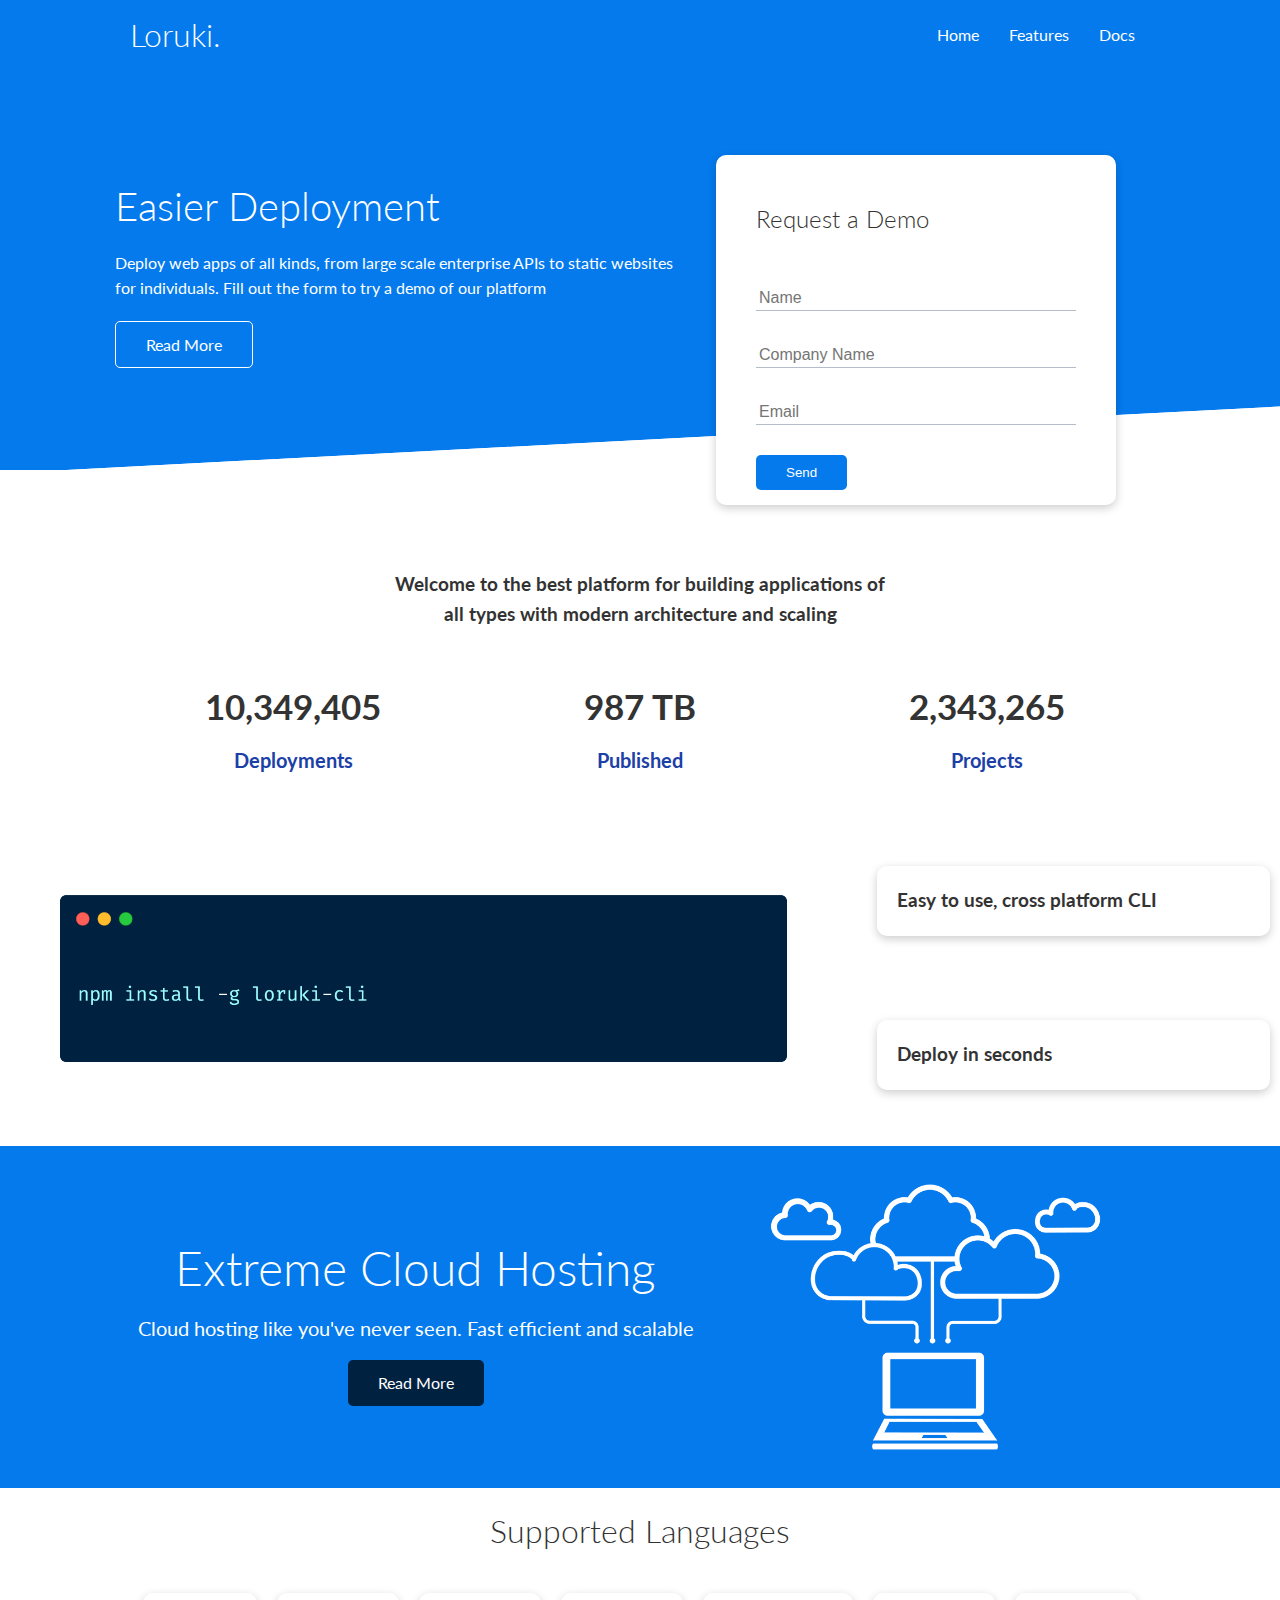
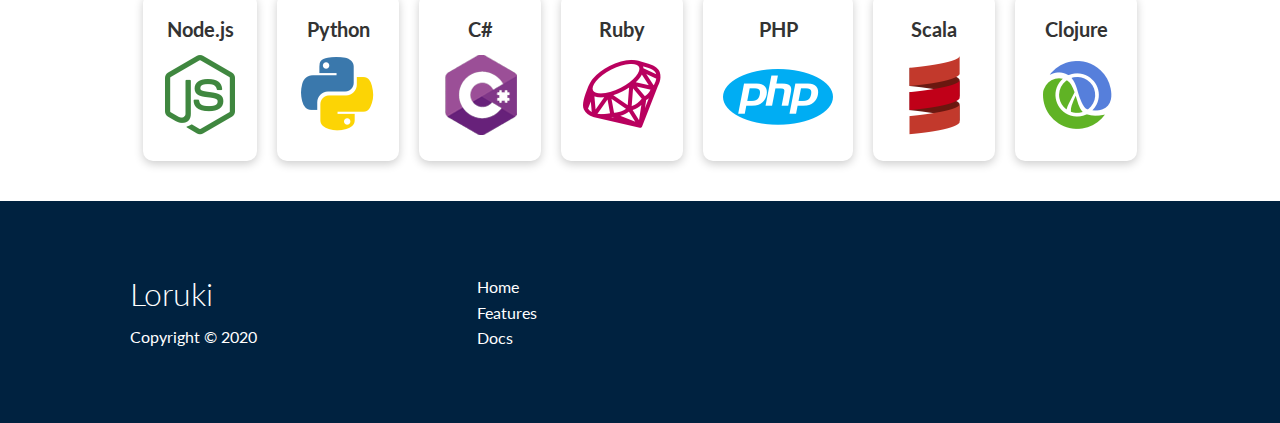
<file: index.html>
<!DOCTYPE html>
<html lang="en">
<head>
    <meta charset="UTF-8">
    <meta name="viewport" content="width=device-width, initial-scale=1.0">
    <link rel="stylesheet" href="https://cdnjs.cloudflare.com/ajax/libs/font-awesome/6.6.0/css/all.min.css" integrity="sha512-Kc323vGBEqzTmouAECnVceyQqyqdsSiqLQISBL29aUW4U/M7pSPA/gEUZQqv1cwx4OnYxTxve5UMg5GT6L4JJg==" crossorigin="anonymous" referrerpolicy="no-referrer" />
    <link rel="stylesheet" href="css/utilities.css">
    <link rel="stylesheet" href="css/style.css">
    <title>Cloud Hosting</title>
</head>
<body>
    <!-- Navbar -->
     <div class="navbar">
        <div class="container flex">
            <h1 class="logo">Loruki.</h1>
            <nav>
                <ul>
                    <li><a href="index.html">Home</a></li>
                    <li><a href="features.html">Features</a></li>
                    <li><a href="docs.html">Docs</a></li>
                </ul>
            </nav>
        </div>
     </div>
     <!-- Showcase -->
      <section class="showcase">
        <div class="container grid">
            <div class="showcase-text">
                <h1>Easier Deployment</h1>
                <p>Deploy web apps of all kinds, from large scale enterprise APIs to static websites for individuals. Fill out the form to try a demo of our platform</p>
                <a href="features.html" class="btn btn-outline">Read More</a>
            </div>
            <div class="showcase-form card">
                <h2>Request a Demo</h2>
                <form name="contact" method="POST" netlify-honeypot="bot-field" data-netlify="true">
                    <input type="hidden" name="form-name" value="contact">
                    <p class="hidden">
                        <label>Don't fill this out if you're human: <input name="bot-field"></label>
                    </p>
                    <div class="form-control">
                        <input type="text" name="name" placeholder="Name" required>
                    </div>
                    <div class="form-control">
                        <input type="text" name="company" placeholder="Company Name" required>
                    </div>
                    <div class="form-control">
                        <input type="email" name="email" placeholder="Email" required>
                    </div>
                    <input type="submit" value="Send" class="btn btn-primary">
                </form>
            </div>
        </div>
      </section>

      <!-- Stats -->
      <section class="stats">
        <div class="container">
            <h3 class="stats-heading text-center my-1">
                Welcome to the best platform for building applications of all types with modern architecture and scaling
            </h3>
            <div class="grid grid-3 text-center my-4">
                <div>
                    <i class="fas fa-server fa-3x"></i>
                    <h3>10,349,405</h3>
                    <p class="text-secondary">Deployments</p>
                </div>
                <div>
                    <i class="fas fa-upload fa-3x"></i>
                    <h3>987 TB</h3>
                    <p class="text-secondary">Published</p>
                </div>
                <div>
                    <i class="fas fa-project-diagram fa-3x"></i>
                    <h3>2,343,265</h3>
                    <p class="text-secondary">Projects</p>
                </div>
            </div>
        </div>
      </section>
      <!-- CLi -->
       <section class="cli">
        <container class="grid">
            <img src="img/cli.png" alt="">
            <div class="card">
                <h3>Easy to use, cross platform CLI</h3>
            </div>
            <div class="card">
                <h3>Deploy in seconds</h3>
            </div>
        </container>
       </section>

       <!-- Cloud -->
        <section class="cloud bg-primary my-2 py-2">
            <div class="container grid">
                <div class="text-center">
                    <h2 class="lg">Extreme Cloud Hosting</h2>
                    <p class="lead my-1">Cloud hosting like you've never seen. Fast efficient and scalable</p>
                    <a href="features.html" class="btn btn-dark">Read More</a>
                </div>
                <img src="img/cloud.png" alt="">
            </div>
        </section>

        <!-- Languages -->
         <section class="languages">
            <h2 class="md text-center my-2">
                Supported Languages
            </h2>
            <div class="container flex">
                <div class="card">
                    <h4>Node.js</h4>
                    <img src="img/logos/node.png" alt="">
                </div>
                <div class="card">
                    <h4>Python</h4>
                    <img src="img/logos/python.png" alt="">
                </div>
                <div class="card">
                    <h4>C#</h4>
                    <img src="img/logos/csharp.png" alt="">
                </div>
                <div class="card">
                    <h4>Ruby</h4>
                    <img src="img/logos/ruby.png" alt="">
                </div>
                <div class="card">
                    <h4>PHP</h4>
                    <img src="img/logos/php.png" alt="">
                </div>
                <div class="card">
                    <h4>Scala</h4>
                    <img src="img/logos/scala.png" alt="">
                </div>
                <div class="card">
                    <h4>Clojure</h4>
                    <img src="img/logos/clojure.png" alt="">
                </div>
            </div>
         </section>

         <!-- Footer -->
          <footer class="footer bg-dark py-5">
            <div class="container grid grid-3">
                <div>
                    <h1>Loruki</h1>
                    <p>Copyright &copy; 2020</p>
                </div>
                <nav>
                    <ul>
                        <li><a href="index.html">Home</a></li>
                        <li><a href="features.html">Features</a></li>
                        <li><a href="docs.html">Docs</a></li>
                    </ul>
                </nav>
                <div class="social">
                    <a href="#"><i class="fab fa-github fa-2x"></i></a>
                    <a href="#"><i class="fab fa-facebook fa-2x"></i></a>
                    <a href="#"><i class="fab fa-instagram fa-2x"></i></a>
                    <a href="#"><i class="fab fa-x-twitter fa-2x"></i></a>
                </div>
            </div>
          </footer>
</body>
</html>
</file>
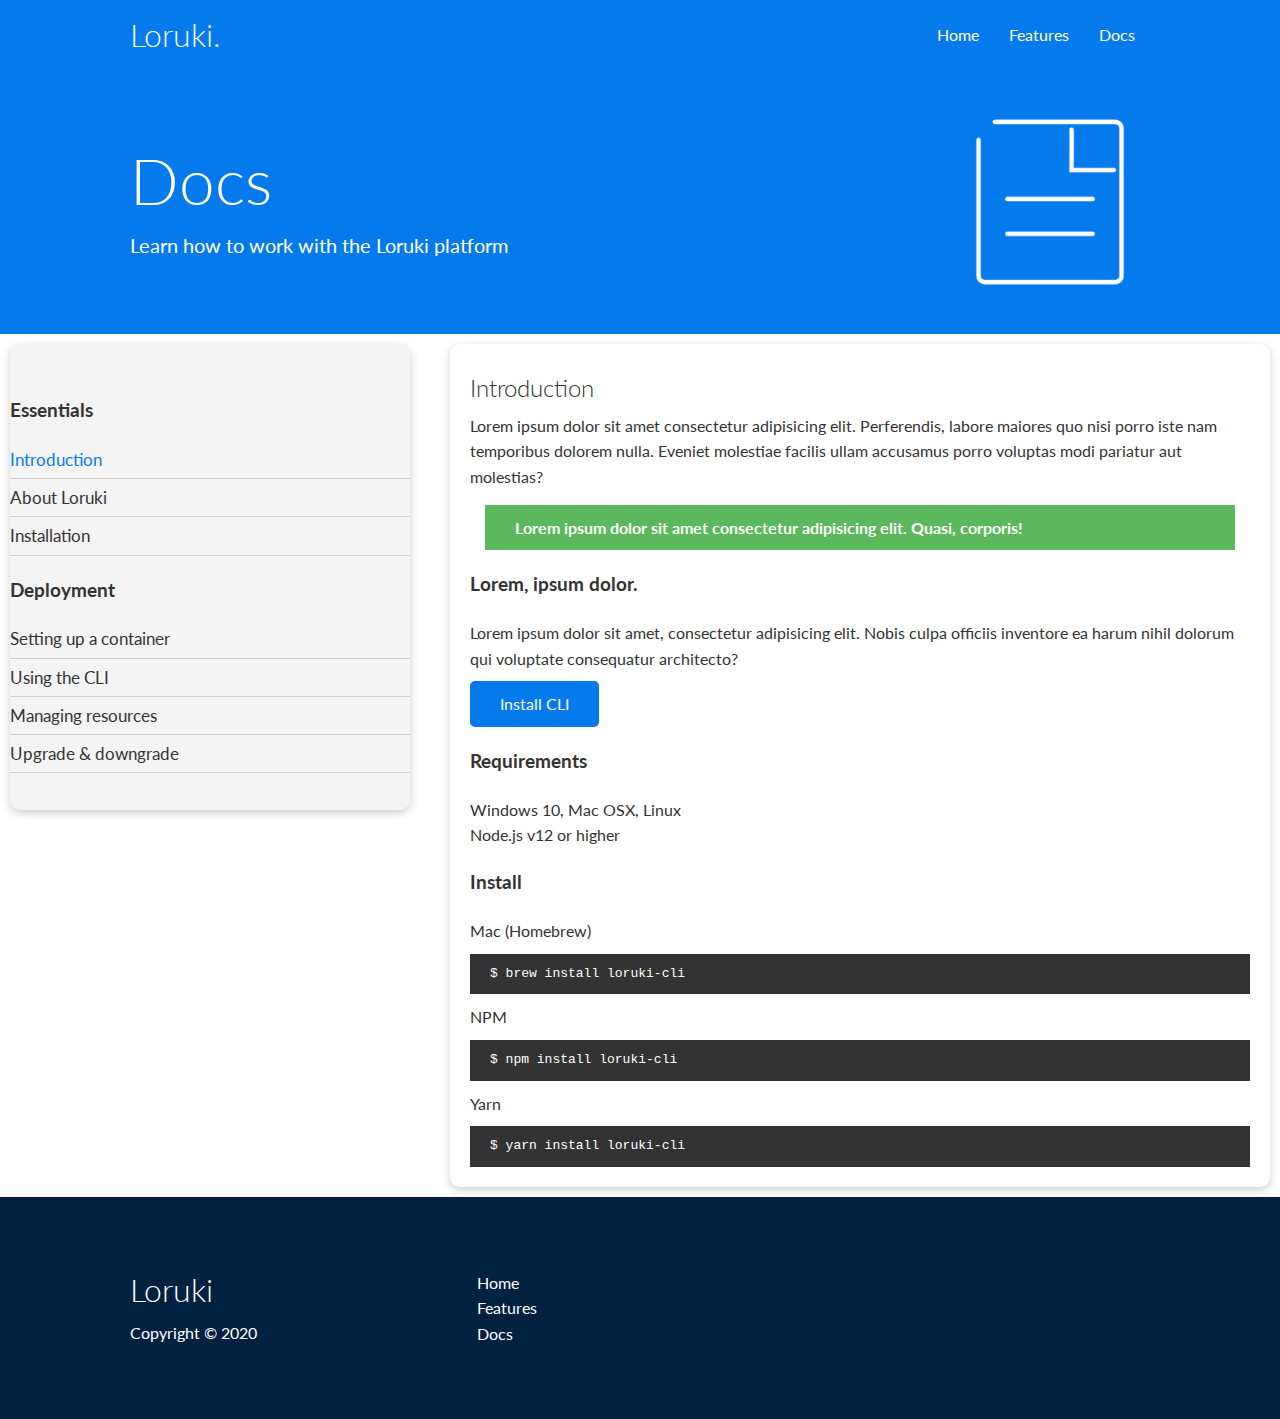
<file: docs.html>
<!DOCTYPE html>
<html lang="en">
    <head>
        <meta charset="UTF-8">
        <meta name="viewport" content="width=device-width, initial-scale=1.0">
        <link rel="stylesheet" href="https://cdnjs.cloudflare.com/ajax/libs/font-awesome/6.6.0/css/all.min.css" integrity="sha512-Kc323vGBEqzTmouAECnVceyQqyqdsSiqLQISBL29aUW4U/M7pSPA/gEUZQqv1cwx4OnYxTxve5UMg5GT6L4JJg==" crossorigin="anonymous" referrerpolicy="no-referrer" />
        <link rel="stylesheet" href="css/utilities.css">
        <link rel="stylesheet" href="css/style.css">
        <title>Cloud Hosting</title>
    </head>
    <body>
        <!-- Navbar -->
        <div class="navbar">
            <div class="container flex">
                <h1 class="logo">Loruki.</h1>
                <nav>
                    <ul>
                        <li><a href="index.html">Home</a></li>
                        <li><a href="features.html">Features</a></li>
                        <li><a href="docs.html">Docs</a></li>
                    </ul>
                </nav>
            </div>
        </div>

        <!-- Head -->
        <section class="docs-head bg-primary py-3">
            <div class="container grid">
                <div>
                    <h1 class="xl">Docs</h1>
                    <p class="lead">Learn how to work with the Loruki platform</p>
                </div>
                <img src="img/docs.png" alt="">
            </div>
        </section>

		<!-- Docs Main -->
		 <section class="docs-main my4">
			<container class="grid">
				<div class="card bg-light py-3">
					<h3 class="my-2">Essentials</h3>
					<nav>
						<ul>
							<li><a class="text-primary" href="#">Introduction</a></li>
							<li><a href="#">About Loruki</a></li>
							<li><a href="#">Installation</a></li>
						</ul>
					</nav>
					<h3 class="my-2">Deployment</h3>
					<nav>
						<ul>
							<li><a href="#">Setting up a container</a></li>
							<li><a href="#">Using the CLI</a></li>
							<li><a href="#">Managing resources</a></li>
							<li><a href="#">Upgrade & downgrade</a></li>
						</ul>
					</nav>
				</div>
				<div class="card">
					<h2>Introduction</h2>
					<p>Lorem ipsum dolor sit amet consectetur adipisicing elit. Perferendis, labore maiores quo nisi porro iste nam temporibus dolorem nulla. Eveniet molestiae facilis ullam accusamus porro voluptas modi pariatur aut molestias?</p>
					
					<div class="alert alert-success">
						<i class="fas fa-info"></i> Lorem ipsum dolor sit amet consectetur adipisicing elit. Quasi, corporis!
					</div>

					<h3>Lorem, ipsum dolor.</h3>
					<p>Lorem ipsum dolor sit amet, consectetur adipisicing elit. Nobis culpa officiis inventore ea harum nihil dolorum qui voluptate consequatur architecto?</p>
					<a href="#" class="btn btn-primary">Install CLI</a>

					<h3>Requirements</h3>
					<ul>
						<li>Windows 10, Mac OSX, Linux</li>
						<li>Node.js v12 or higher</li>
					</ul>

					<h3>Install</h3>
					<p>Mac (Homebrew)</p>
					<pre><code>$ brew install loruki-cli</code></pre>
					<p>NPM</p>
					<pre><code>$ npm install loruki-cli</code></pre>
					<p>Yarn</p>
					<pre><code>$ yarn install loruki-cli</code></pre>
					
				</div>
			</container>
		 </section>

        <!-- Footer -->
        <footer class="footer bg-dark py-5">
            <div class="container grid grid-3">
                <div>
                <h1>Loruki</h1>
                    <p>Copyright &copy; 2020</p>
            </div>
                <nav>
                    <ul>
                        <li><a href="index.html">Home</a></li>
                        <li><a href="features.html">Features</a></li>
                        <li><a href="docs.html">Docs</a></li>
                    </ul>
                </nav>
                <div class="social">
                    <a href="#"><i class="fab fa-github fa-2x"></i></a>
                    <a href="#"><i class="fab fa-facebook fa-2x"></i></a>
                    <a href="#"><i class="fab fa-instagram fa-2x"></i></a>
                    <a href="#"><i class="fab fa-x-twitter fa-2x"></i></a>
                </div>
            </div>
        </footer>
    </body>
</html>
</file>
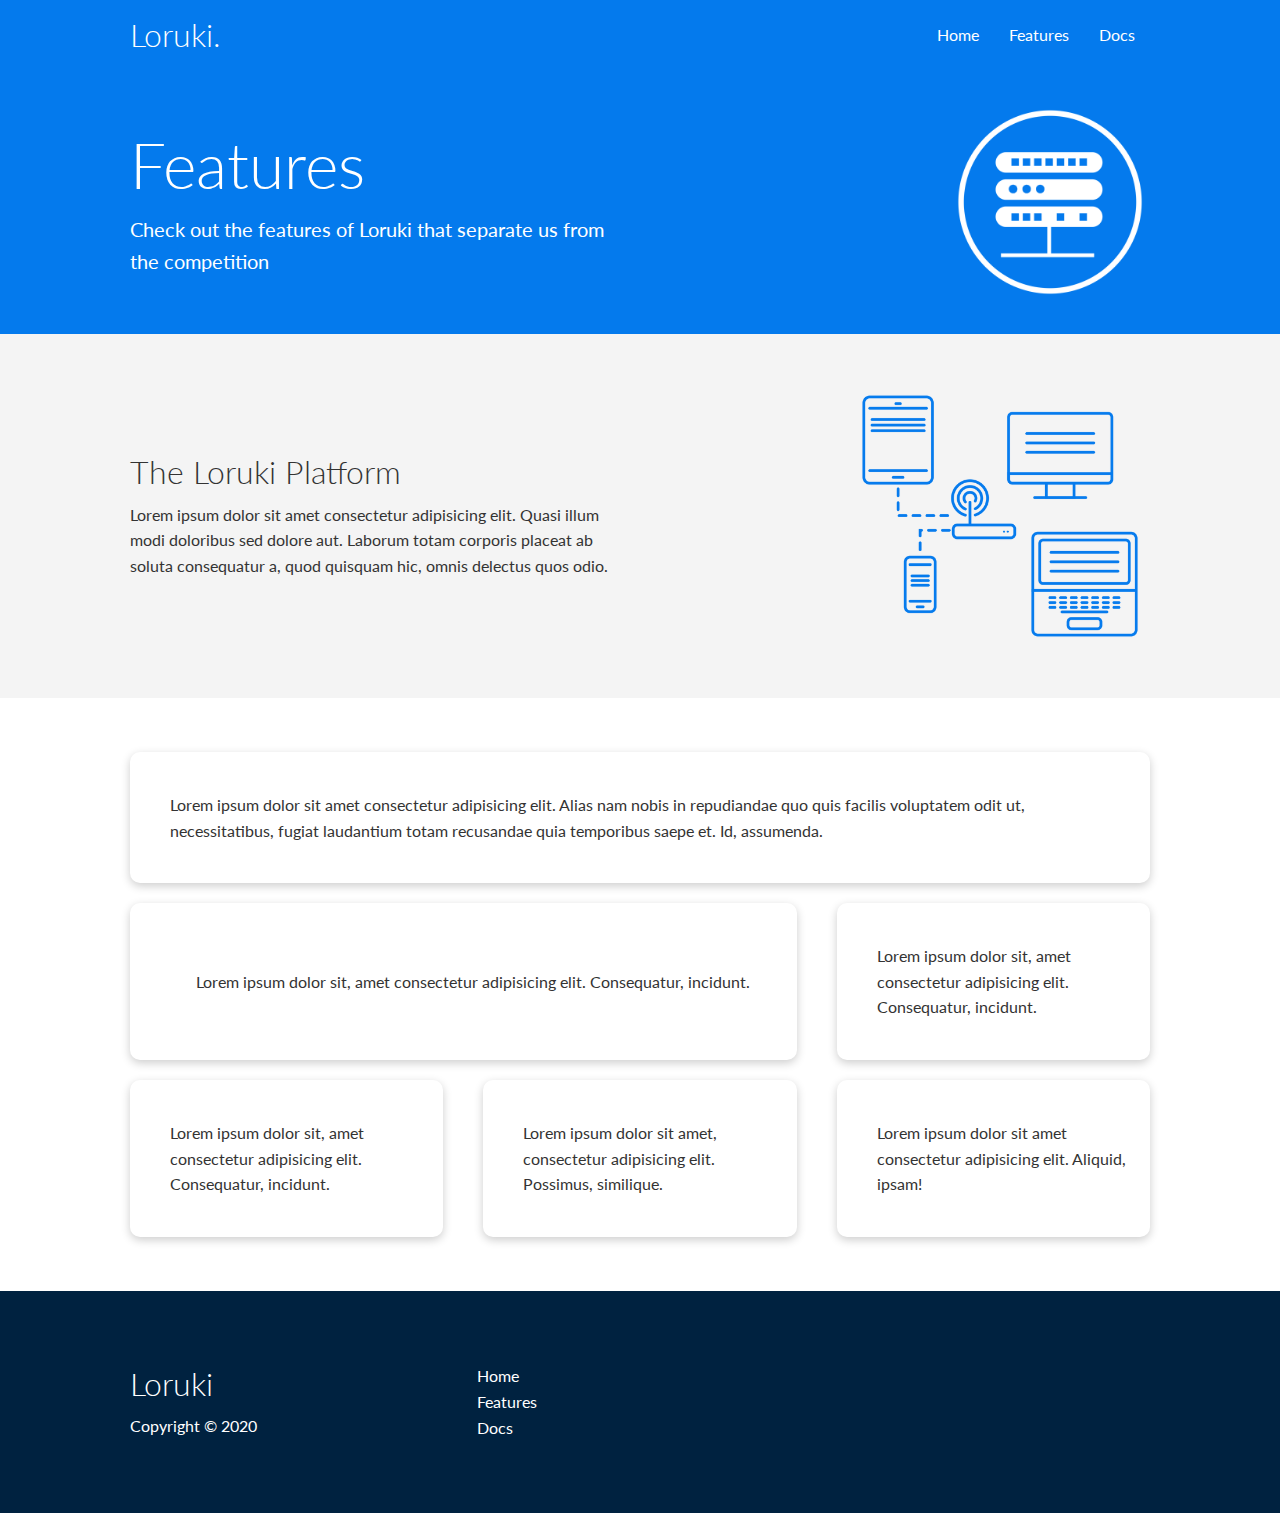
<file: features.html>
<!DOCTYPE html>
<html lang="en">
    <head>
        <meta charset="UTF-8">
        <meta name="viewport" content="width=device-width, initial-scale=1.0">
        <link rel="stylesheet" href="https://cdnjs.cloudflare.com/ajax/libs/font-awesome/6.6.0/css/all.min.css" integrity="sha512-Kc323vGBEqzTmouAECnVceyQqyqdsSiqLQISBL29aUW4U/M7pSPA/gEUZQqv1cwx4OnYxTxve5UMg5GT6L4JJg==" crossorigin="anonymous" referrerpolicy="no-referrer" />
        <link rel="stylesheet" href="css/utilities.css">
        <link rel="stylesheet" href="css/style.css">
        <title>Cloud Hosting</title>
    </head>
    <body>
        <!-- Navbar -->
        <div class="navbar">
            <div class="container flex">
                <h1 class="logo">Loruki.</h1>
                <nav>
                    <ul>
                        <li><a href="index.html">Home</a></li>
                        <li><a href="features.html">Features</a></li>
                        <li><a href="docs.html">Docs</a></li>
                    </ul>
                </nav>
            </div>
        </div>

        <!-- Head -->
        <section class="features-head bg-primary py-3">
            <div class="container grid">
                <div>
                    <h1 class="xl">Features</h1>
                    <p class="lead">Check out the features of Loruki that separate us from the competition</p>
                </div>
                <img src="img/server.png" alt="">
            </div>
        </section>
        
        <!-- Sub Head -->
         <section class="features-sub-head bg-light py-3">
            <div class="container grid">
                <div>
                    <h1 class="md">The Loruki Platform</h1>
                    <p>Lorem ipsum dolor sit amet consectetur adipisicing elit. Quasi illum modi doloribus sed dolore aut. Laborum totam corporis placeat ab soluta consequatur a, quod quisquam hic, omnis delectus quos odio.</p>
                </div>
                <img src="img/server2.png" alt="">
            </div>
         </section>

         <!-- Main -->
         <section class="features-main my-2">
            <div class="container grid grid-3">
                <div class="card flex">
                    <i class="fas fa-server fa-3x"></i>
                    <p>Lorem ipsum dolor sit amet consectetur adipisicing elit. Alias nam nobis in repudiandae quo quis facilis voluptatem odit ut, necessitatibus, fugiat laudantium totam recusandae quia temporibus saepe et. Id, assumenda.</p>
                </div>
                <div class="card flex">
                    <i class="fas fa-network-wired fa-3x"></i>
                    <p>Lorem ipsum dolor sit, amet consectetur adipisicing elit. Consequatur, incidunt.</p>
                </div>
                <div class="card flex">
                    <i class="fas fa-laptop-code fa-3x"></i>
                    <p>Lorem ipsum dolor sit, amet consectetur adipisicing elit. Consequatur, incidunt.</p>
                </div>
                <div class="card flex">
                    <i class="fas fa-database fa-3x"></i>
                    <p>Lorem ipsum dolor sit, amet consectetur adipisicing elit. Consequatur, incidunt.</p>
                </div>
                <div class="card flex">
                    <i class="fas fa-power-off fa-3x"></i>
                    <p>Lorem ipsum dolor sit amet, consectetur adipisicing elit. Possimus, similique.</p>
                </div>
                <div class="card flex">
                    <i class="fas fa-upload fa-3x"></i>
                    <p>Lorem ipsum dolor sit amet consectetur adipisicing elit. Aliquid, ipsam!</p>
                </div>
            </div>
         </section>

        <!-- Footer -->
        <footer class="footer bg-dark py-5">
            <div class="container grid grid-3">
                <div>
                <h1>Loruki</h1>
                    <p>Copyright &copy; 2020</p>
            </div>
                <nav>
                    <ul>
                        <li><a href="index.html">Home</a></li>
                        <li><a href="features.html">Features</a></li>
                        <li><a href="docs.html">Docs</a></li>
                    </ul>
                </nav>
                <div class="social">
                    <a href="#"><i class="fab fa-github fa-2x"></i></a>
                    <a href="#"><i class="fab fa-facebook fa-2x"></i></a>
                    <a href="#"><i class="fab fa-instagram fa-2x"></i></a>
                    <a href="#"><i class="fab fa-x-twitter fa-2x"></i></a>
                </div>
            </div>
        </footer>
    </body>
</html>
</file>
<file: css/utilities.css>
.container {
    max-width: 1100px;
    margin: 0 auto;
    overflow: auto;
    padding: 0 40px;
}

.card {
    background-color: #fff;
    color: #333;
    border-radius: 10px;
    box-shadow: 0 3px 10px rgba(0, 0, 0, 0.2);
    padding: 20px;
    margin: 10px;
}

.btn {
    display: inline-block;
    padding: 10px 30px;
    cursor: pointer;
    background: var(--primary-color);
    color: #fff;
    border: none;
    border-radius: 5px;
}

.btn-outline {
    background-color: transparent;
    border: 1px #fff solid;
}

.btn:hover {
    transform: scale(0.98);
}

/* Backgrounds & colored buttons */

.bg-primary,
.btn-primary {
    background-color: var(--primary-color);
    color: #fff;
}

.bg-secondary,
.btn-secondary {
    background-color: var(--secondary-color);
    color: #fff;
}

.bg-dark,
.btn-dark {
    background-color: var(--dark-color);
    color: #fff;
}

.bg-light,
.btn-light {
    background-color: var(--light-color);
    color: #333;
}

.bg-primary a,
.btn-primary a,
.bg-secondary a,
.btn-secondary a,
.bg-dark a,
.btn-dark a {
    color: #fff;
}

/* Text Colors */
.text-primary {
    color: var(--primary-color);
}

.text-secondary {
    color: var(--secondary-color);
}

.text-dark {
    color: var(--dark-color);
}

.text-light {
    color: var(--light-color);
}

/* Text Sizes */

.lead {
    font-size: 20px;
}

.sm {
    font-size: 1rem;
}

.md {
    font-size: 2rem;
}

.lg {
    font-size: 3rem;
}

.xl {
    font-size: 4rem;
}

.text-center {
    text-align: center;
}

/* Alert */
.alert {
    background-color: var(--light-color);
    padding: 10px 20px;
    font-weight: bold;
    margin: 15px;
}

.alert i {
    margin-right: 10px;
}

.alert-success {
    background-color: var(--success-color);
    color: #fff;
}

.alert-error {
    background-color: var(--error-color);
    color: #fff;
}

/* Flex & Grid */

.flex {
    display: flex;
    justify-content: center;
    align-items: center;
    height: 100%;
}

.grid {
    display: grid;
    grid-template-columns: repeat(2, 1fr);
    gap: 20px;
    justify-content: center;
    align-items: center;
    height: 100%;
}

.grid-3 {
    grid-template-columns: repeat(3, 1fr);
}

/* Margin */
.my-1 {
    margin: 1rem 0;
}

.my-2 {
    margin: 1.5rem 0;
}

.my-3 {
    margin: 2rem 0;
}

.my-4 {
    margin: 3rem 0;
}

.my-5 {
    margin: 4rem 0;
}

.m-1 {
    margin: 1rem;
}

.m-2 {
    margin: 1.5rem;
}

.m-3 {
    margin: 2rem;
}

.m-4 {
    margin: 3rem;
}

.m-5 {
    margin: 4rem;
}

.mx-1 {
    margin: 0 1rem;
}

.mx-2 {
    margin: 0 1.5rem;
}

.mx-3 {
    margin: 0 2rem;
}

.mx-4 {
    margin: 0 3rem;
}

.mx-5 {
    margin: 0 4rem;
}

/* Padding */
.py-1 {
    padding: 1rem 0;
}

.py-2 {
    padding: 1.5rem 0;
}

.py-3 {
    padding: 2rem 0;
}

.py-4 {
    padding: 3rem 0;
}

.py-5 {
    padding: 4rem 0;
}

.p-1 {
    padding: 1rem;
}

.p-2 {
    padding: 1.5rem;
}

.p-3 {
    padding: 2rem;
}

.p-4 {
    padding: 3rem;
}

.p-5 {
    padding: 4rem;
}

.px-1 {
    padding: 0 1rem;
}

.px-2 {
    padding: 0 1.5rem;
}

.px-3 {
    padding: 0 2rem;
}

.px-4 {
    padding: 0 3rem;
}

.px-5 {
    padding: 0 4rem;
}
</file>
<file: css/style.css>
@import url('https://fonts.googleapis.com/css2?family=Lato:wght@300&display=swap');

:root {
    --primary-color: #047aed;
    --secondary-color: #1c3fa8;
    --dark-color: #002240;
    --light-color: #f4f4f4;
    --success-color: #5cb85c;
    --error-color: #d9534f;
}
    
* {
    box-sizing: border-box;
    padding: 0;
    margin: 0;
}

body {
    font-family: 'Lato', sans-serif;
    color: #333;
    line-height: 1.6;
}

ul {
    list-style: none;
}

a {
    text-decoration: none;
    color: #333;
}

h1, h2 {
    font-weight: 300;
    line-height: 1.2;
    margin: 10px 0;
}

p {
    margin: 10px 0;
}

img {
    width: 100%;
}

code, pre {
    background: #333;
    color: #fff;
    padding: 10px;
}

.hidden {
    visibility: hidden;
    height: 0;
}

/* Navbar */

.navbar {
    background-color: var(--primary-color);
    color: #fff;
    height: 70px;
    animation: slideInFromTop 1s ease-in;
}

.navbar ul {
    display: flex;
}

.navbar a {
    color: #fff;
    padding: 10px;
    margin: 0 5px;
}

.navbar a:hover {
    border-bottom: 2px #fff solid;
}

.navbar .flex {
    justify-content: space-between;
}

/* Showcase */

.showcase {
    height: 400px;
    background-color: var(--primary-color);
    color: #fff;
    position: relative;
}

.showcase h1 {
    font-size: 40px;
}

.showcase p {
    margin: 20px 0;
}

.showcase .grid {
    overflow: visible;
    grid-template-columns: 55% 45%;
    gap: 30px;
}

.showcase-text {
    animation: slideInFromLeft 1s ease-in;
}

.showcase-form {
    position: relative;
    top: 60px;
    height: 350px;
    width: 400px;
    padding: 40px;
    z-index: 100;
    animation: slideInFromRight 1s ease-in;
}

.showcase-form .form-control {
    margin: 30px 0;
}

.showcase-form input[type='text'],
.showcase-form input[type='email'] {
    border: 0;
    border-bottom: 1px solid #b4becb;
    width: 100%;
    padding: 3px;
    font-size: 16px;
}

.showcase-form input:focus {
    outline: none;
}

.showcase::before,
.showcase::after {
    content: '';
    position: absolute;
    height: 100px;
    bottom: -70px;
    right: 0;
    left: 0;
    background: #fff;
    transform: skewY(-3deg);
    -webkit-transform: skewY(-3deg);
    -moz-transform: skewY(-3deg);
    -o-transform: skewY(-3deg);
    -ms-transform: skewY(-3deg);
}

/* Stats */

.stats {
    padding-top: 100px;
    animation: slideInFromBottom 1s ease-in;
}

.stats-heading {
    max-width: 500px;
    margin: auto;
}

.stats .grid h3 {
    font-size: 35px;
}

.stats .grid p {
    font-size: 20px;
    font-weight: bold;
}

/* Cli */

.cli .grid {
    grid-template-columns: repeat(3, 1fr);
    grid-template-rows: repeat(2, 1fr);
}

.cli .grid > *:first-child {
    grid-column: 1 / span 2;
    grid-row: 1 / span 2;
}

/* Cloud */

.cloud .grid {
    grid-template-columns: 4fr 3fr;
}

/* Languages */

.languages .flex {
    flex-wrap: wrap;
}

.languages .card {
    text-align: center;
    margin: 18px 10px 40px;
    transition: transform 0.2s ease-in;
}

.languages .card h4 {
    font-size: 20px;
    margin-bottom: 10px;
}

.languages .card:hover {
    transform: translateY(-15px);
    cursor: pointer;
}

/* Features */

.features-head img {
    width: 200px;
    justify-self: flex-end;
}

.features-sub-head img {
    width: 300px;
    justify-self: flex-end;
}

.features-main .card > i {
    margin-right: 20px;
}

.features-main .grid {
    padding: 30px;
}

.features-main .grid > *:first-child {
    grid-column: 1 / span 3;
}

.features-main .grid > *:nth-child(2) {
    grid-column: 1 / span 2;
}

/* Docs */

.docs-head img {
    width: 200px;
    justify-self: flex-end;
}

.docs-main h3 {
    margin: 20px 0;
}

.docs-main .grid {
    grid-template-columns: 1fr 2fr;
    align-items: flex-start;
}

.docs-main nav li {
    font-size: 17px;
    padding-bottom: 5px;
    margin-bottom: 5px;
    border-bottom: 1px #ccc solid;
}

.docs-main a:hover {
    font-weight: bold;
}

/* Footer */
.footer .social a {
    margin: 0 10px;
}

/* Animations */
@keyframes slideInFromLeft {
    0% {
        transform: translateX(-100%);
    }

    100% {
        transform: translateX(0);
    }
}

@keyframes slideInFromRight {
    0% {
        transform: translateX(100%);
    }

    100% {
        transform: translateX(0);
    }
}

@keyframes slideInFromTop {
    0% {
        transform: translateY(-100%);
    }

    100% {
        transform: translateY(0);
    }
}

@keyframes slideInFromBottom {
    0% {
        transform: translateY(100%);
    }

    100% {
        transform: translateY(0);
    }
}

/* Tablets and under */
@media(max-width: 768px) {
    .grid,
    .showcase .grid,
    .stats .grid,
    .cli .grid,
    .cloud .grid,
    .features-main .grid,
    .docs-main .grid {
        grid-template-columns: 1fr;
        grid-template-rows: 1fr;
    }

    .showcase {
        height: auto;
    }

    .showcase-text {
        text-align: center;
        margin-top: 40px;
        animation: slideInFromTop 1s ease-in;
    }

    .showcase-form {
        justify-self: center;
        margin: auto;
        animation: slideInFromBottom 1s ease-in;
    }

    .cli .grid > *:first-child {
        grid-column: 1;
        grid-row: 1;
    }

    .features-head,
    .features-sub-head,
    .docs-head {
        text-align: center;
    }
    
    .features-head img,
    .features-sub-head img,
    .docs-head img {
        justify-self: center;
    }

    .features-main .grid *:first-child {
        grid-column: 1;
    }

    .features-main .grid *:nth-child(2) {
        grid-column: 1;
    }
}

/* Mobile */
@media(max-width: 500px) {
    .navbar {
        height: 110px;
    }

    .navbar .flex {
        flex-direction: column;
    }

    .navbar ul {
        padding: 10px;
        background-color: rgba(0, 0, 0, 0.1);
    }

    .showcase-form {
        width: 300px;
    }
}
</file>
